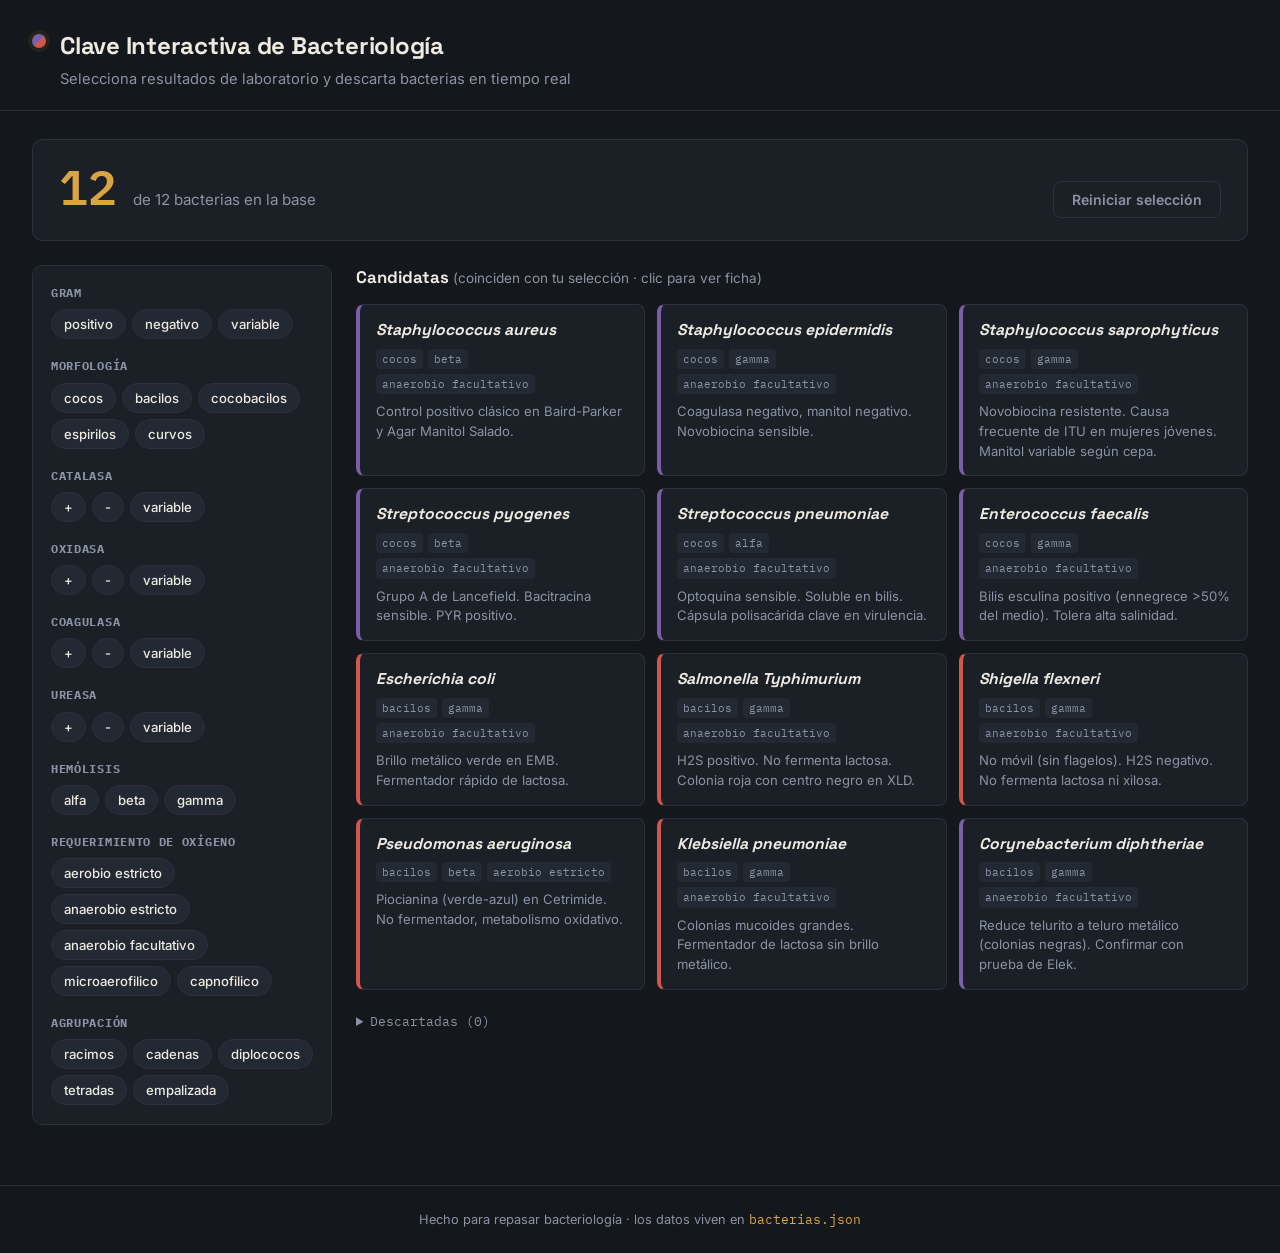
<file: index.html>
<!DOCTYPE html>
<html lang="es">
<head>
<meta charset="UTF-8">
<meta name="viewport" content="width=device-width, initial-scale=1.0">
<title>Clave Interactiva de Bacteriología</title>
<link rel="preconnect" href="https://fonts.googleapis.com">
<link rel="preconnect" href="https://fonts.gstatic.com" crossorigin>
<link href="https://fonts.googleapis.com/css2?family=Space+Grotesk:wght@500;600;700&family=Inter:wght@400;500;600&family=IBM+Plex+Mono:wght@400;500;600&display=swap" rel="stylesheet">
<link rel="stylesheet" href="style.css">
</head>
<body>

<header class="app-header">
  <div class="brand">
    <span class="brand-dot" aria-hidden="true"></span>
    <div>
      <h1>Clave Interactiva de Bacteriología</h1>
      <p class="subtitle">Selecciona resultados de laboratorio y descarta bacterias en tiempo real</p>
    </div>
  </div>
</header>

<main>
  <section id="view-consulta" class="view is-active">
    <div id="loadError" class="load-error" hidden>
      Este archivo se abrió directamente en el navegador. Usa GitHub Pages o un servidor local.
    </div>

    <div class="counter-hero" aria-live="polite">
      <span class="counter-number" id="counterNumber">—</span>
      <span class="counter-label" id="counterLabel">cargando base de datos…</span>
      <button id="btnReset" class="btn-ghost">Reiniciar selección</button>
    </div>

    <div class="consulta-grid">
      <aside class="filters-panel" id="filtersPanel" aria-label="Pruebas y resultados"></aside>
      <div class="results-panel">
        <h2 class="panel-title">Candidatas <span class="panel-title-sub">(coinciden con tu selección · clic para ver ficha)</span></h2>
        <div id="resultsGrid" class="results-grid"></div>

        <details class="discarded-wrap" id="discardedWrap">
          <summary>Descartadas <span id="discardedCount">(0)</span></summary>
          <div id="discardedGrid" class="results-grid results-grid--discarded"></div>
        </details>
      </div>
    </div>
  </section>
</main>

<div class="modal-overlay" id="bactModal" hidden>
  <div class="modal-card" role="dialog" aria-modal="true">
    <button class="modal-close" id="modalClose" aria-label="Cerrar">✕</button>
    <div id="modalBody"></div>
  </div>
</div>

<footer class="app-footer">
  <span>Hecho para repasar bacteriología · los datos viven en <code>bacterias.json</code></span>
</footer>

<script src="public.js"></script>
</body>
</html>
</file>
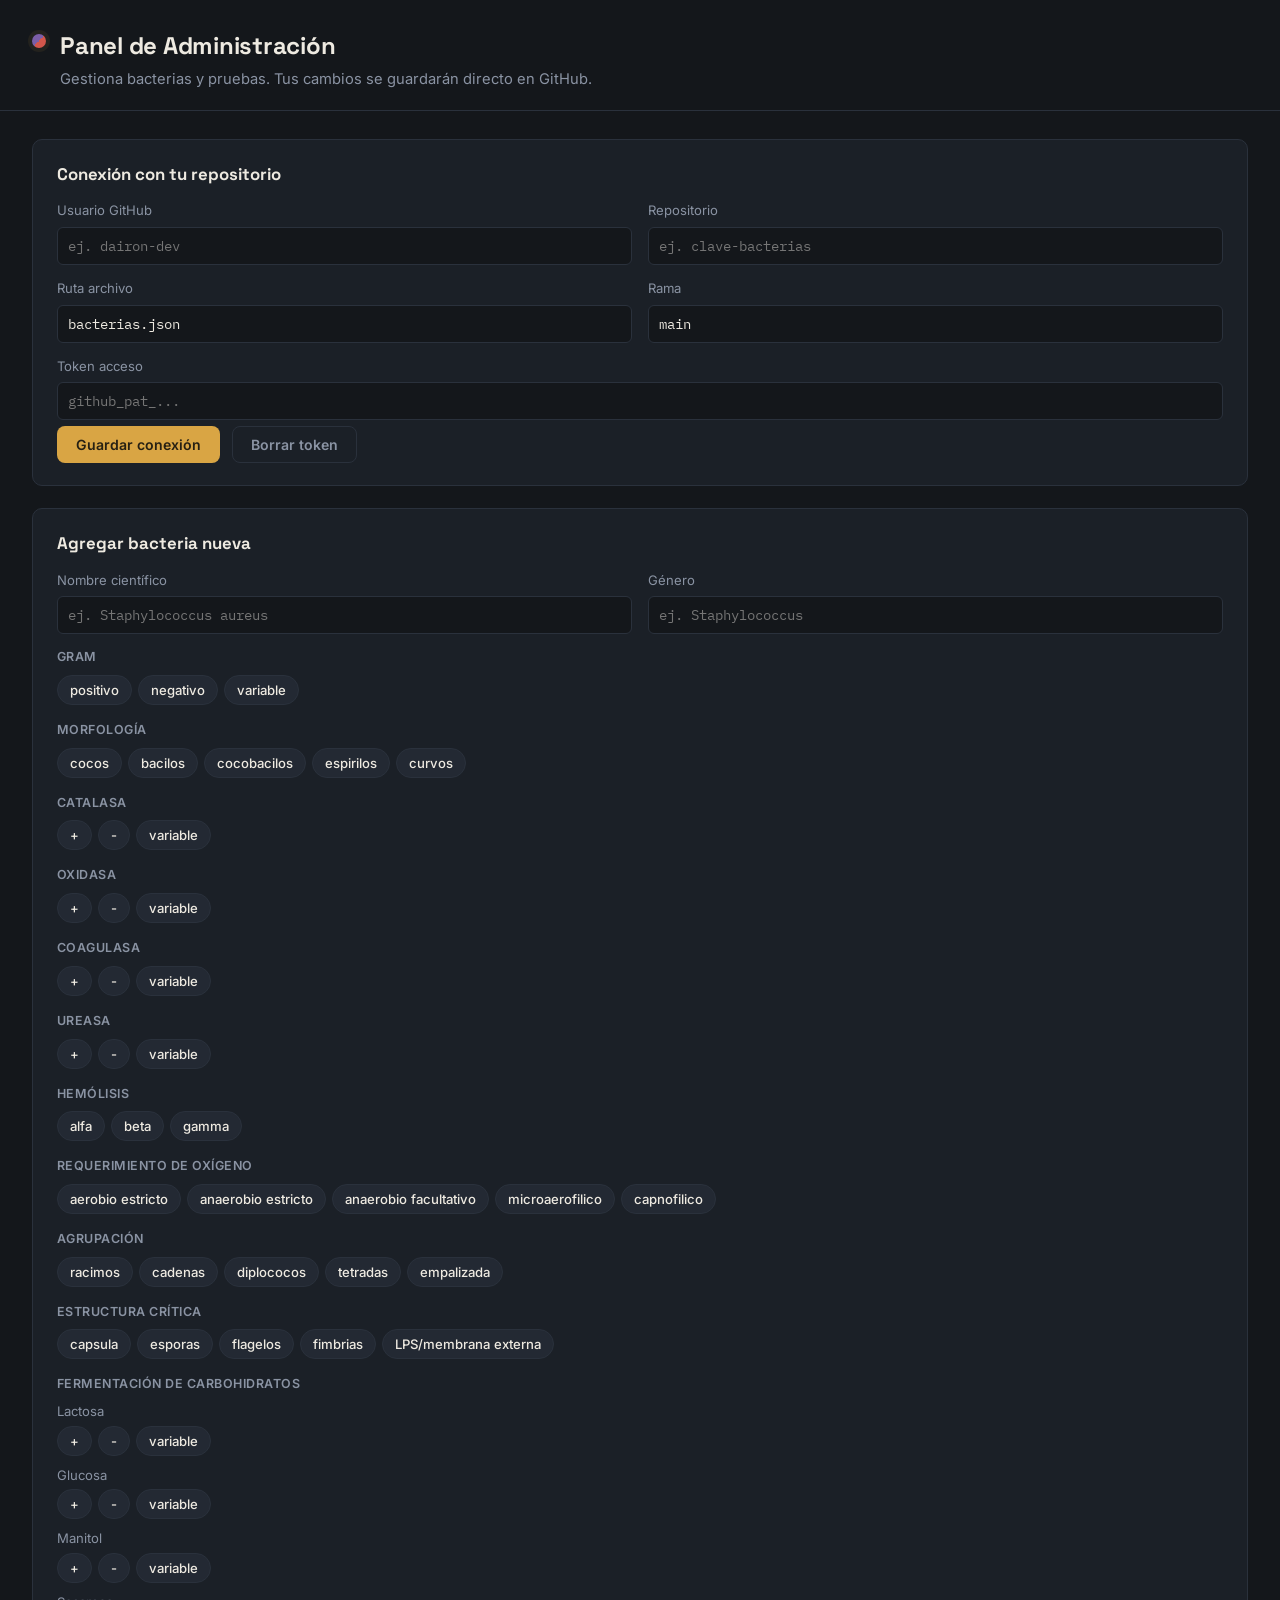
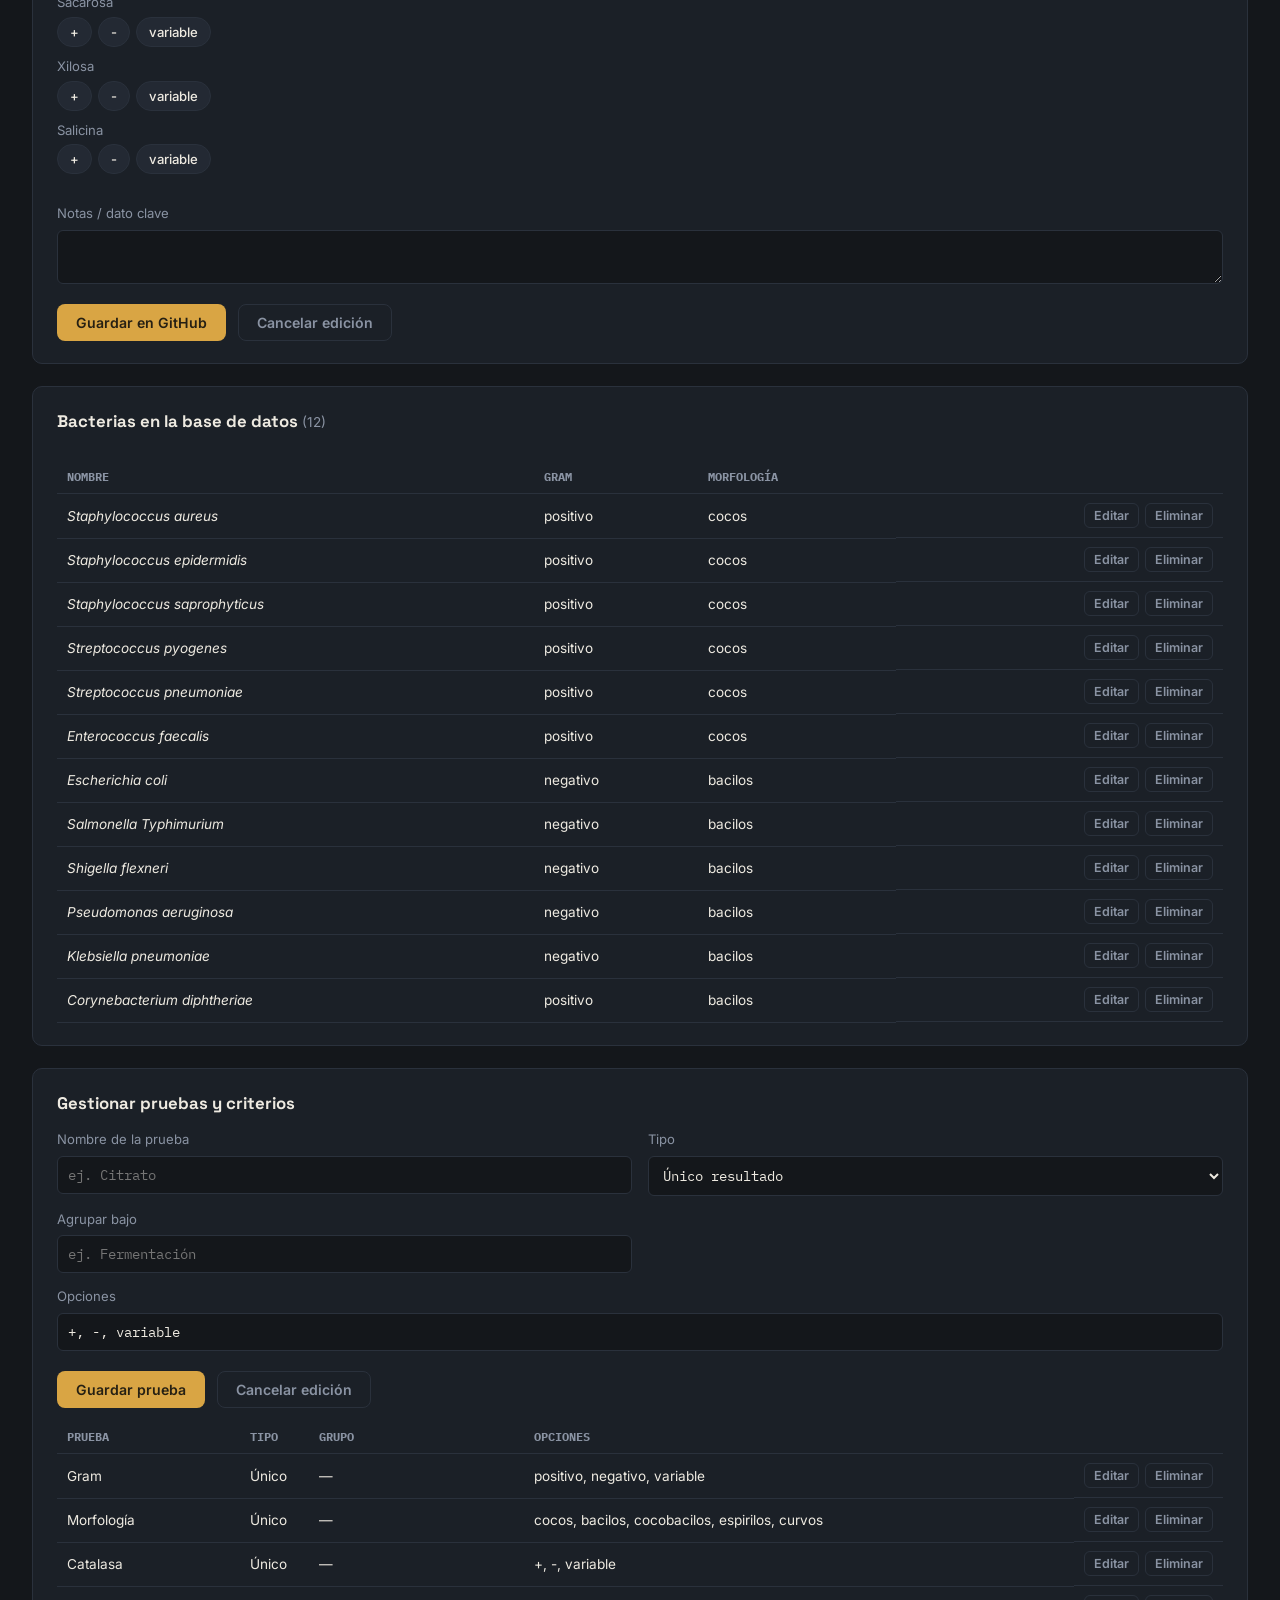
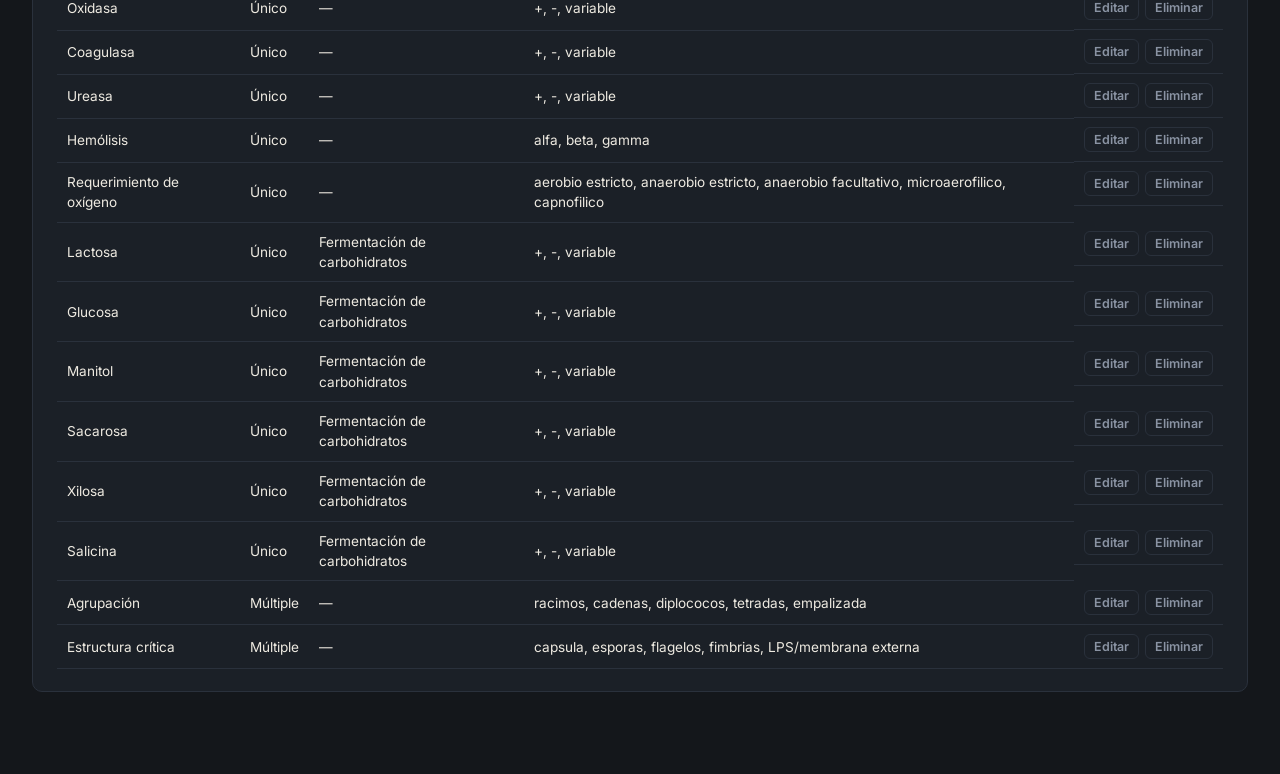
<file: admin.html>
<!DOCTYPE html>
<html lang="es">
<head>
<meta charset="UTF-8">
<meta name="viewport" content="width=device-width, initial-scale=1.0">
<title>Administración - Clave Interactiva</title>
<link href="https://fonts.googleapis.com/css2?family=Space+Grotesk:wght@500;600;700&family=Inter:wght@400;500;600&family=IBM+Plex+Mono:wght@400;500;600&display=swap" rel="stylesheet">
<link rel="stylesheet" href="style.css">
</head>
<body>

<header class="app-header">
  <div class="brand">
    <span class="brand-dot" aria-hidden="true"></span>
    <div>
      <h1>Panel de Administración</h1>
      <p class="subtitle">Gestiona bacterias y pruebas. Tus cambios se guardarán directo en GitHub.</p>
    </div>
  </div>
</header>

<main>
  <section id="view-admin" class="view is-active">
    
    <div class="card" id="configCard">
      <h2 class="panel-title">Conexión con tu repositorio</h2>
      <div class="config-grid">
        <label>Usuario GitHub <input type="text" id="cfgOwner" placeholder="ej. dairon-dev"></label>
        <label>Repositorio <input type="text" id="cfgRepo" placeholder="ej. clave-bacterias"></label>
        <label>Ruta archivo <input type="text" id="cfgPath" value="bacterias.json"></label>
        <label>Rama <input type="text" id="cfgBranch" value="main"></label>
        <label class="span-2">Token acceso <input type="password" id="cfgToken" placeholder="github_pat_..."></label>
      </div>
      <div class="config-actions">
        <button id="btnSaveConfig" class="btn-primary">Guardar conexión</button>
        <button id="btnClearConfig" class="btn-ghost">Borrar token</button>
        <span id="configStatus" class="status-text"></span>
      </div>
    </div>

    <div class="card" id="formCard">
      <h2 class="panel-title" id="formTitle">Agregar bacteria nueva</h2>
      <form id="bacteriaForm" class="bacteria-form">
        <input type="hidden" id="fId">
        <label>Nombre científico <input type="text" id="fNombre" required placeholder="ej. Staphylococcus aureus"></label>
        <label>Género <input type="text" id="fGenero" placeholder="ej. Staphylococcus"></label>
        <div id="dynamicFieldsContainer" class="span-2"></div>
        <label class="span-2">Notas / dato clave <textarea id="fNotas" rows="2"></textarea></label>
        <div class="form-actions span-2">
          <button type="submit" class="btn-primary" id="btnSaveBacteria">Guardar en GitHub</button>
          <button type="button" class="btn-ghost" id="btnCancelEdit">Cancelar edición</button>
          <span id="saveStatus" class="status-text"></span>
        </div>
      </form>
    </div>

    <div class="card">
      <h2 class="panel-title">Bacterias en la base de datos <span class="panel-title-sub" id="totalCount"></span></h2>
      <div class="table-wrap">
        <table class="admin-table" id="adminTable">
          <thead><tr><th>Nombre</th><th>Gram</th><th>Morfología</th><th></th></tr></thead>
          <tbody id="adminTableBody"></tbody>
        </table>
      </div>
    </div>

    <div class="card" id="esquemaCard">
      <h2 class="panel-title">Gestionar pruebas y criterios</h2>
      <form id="esquemaForm" class="bacteria-form">
        <input type="hidden" id="eKey">
        <label>Nombre de la prueba <input type="text" id="eLabel" required placeholder="ej. Citrato"></label>
        <label>Tipo <select id="eTipo"><option value="single">Único resultado</option><option value="multi">Selección múltiple</option></select></label>
        <label>Agrupar bajo <input type="text" id="eGrupo" placeholder="ej. Fermentación"></label>
        <label class="span-2">Opciones <input type="text" id="eOpciones" value="+, -, variable"></label>
        <div class="form-actions span-2">
          <button type="submit" class="btn-primary">Guardar prueba</button>
          <button type="button" class="btn-ghost" id="btnCancelEsquema">Cancelar edición</button>
          <span id="esquemaStatus" class="status-text"></span>
        </div>
      </form>
      <div class="table-wrap">
        <table class="admin-table" id="esquemaTable">
          <thead><tr><th>Prueba</th><th>Tipo</th><th>Grupo</th><th>Opciones</th><th></th></tr></thead>
          <tbody id="esquemaTableBody"></tbody>
        </table>
      </div>
    </div>

  </section>
</main>
<script src="admin.js"></script>
</body>
</html>
</file>
<file: style.css>
/* =========================================================
   SISTEMA DE DISEÑO
   Paleta inspirada en la tinción de Gram: violeta cristal
   (Gram+) y safranina (Gram-) como acentos estructurales.
   ========================================================= */
:root{
  --ink: #14171b;
  --panel: #1b2027;
  --panel-2: #232933;
  --line: #2a313c;
  --paper: #eeeae1;
  --muted: #8a93a3;

  --violet: #7b5ea7;      /* Gram positivo — cristal violeta */
  --violet-dim: #4b3c63;
  --safranin: #d3564b;    /* Gram negativo — safranina */
  --safranin-dim: #5a332f;
  --amber: #d9a544;       /* estados activos / contador */
  --amber-dim: #4a3d22;

  --font-display: 'Space Grotesk', sans-serif;
  --font-body: 'Inter', sans-serif;
  --font-mono: 'IBM Plex Mono', monospace;

  --radius: 10px;
}

*{ box-sizing: border-box; }
html{ scroll-behavior: smooth; }

body{
  margin:0;
  background: var(--ink);
  color: var(--paper);
  font-family: var(--font-body);
  line-height: 1.5;
  -webkit-font-smoothing: antialiased;
}

@media (prefers-reduced-motion: reduce){
  *{ animation-duration: 0.01ms !important; transition-duration: 0.01ms !important; }
}

a{ color: var(--amber); }

/* ---------- HEADER ---------- */
.app-header{
  display:flex;
  justify-content: space-between;
  align-items: flex-start;
  flex-wrap: wrap;
  gap: 16px;
  padding: 28px 32px 20px;
  border-bottom: 1px solid var(--line);
}
.brand{ display:flex; gap: 14px; align-items:flex-start; }
.brand-dot{
  width: 14px; height: 14px; border-radius: 50%;
  margin-top: 6px; flex-shrink:0;
  background: linear-gradient(135deg, var(--violet) 50%, var(--safranin) 50%);
  box-shadow: 0 0 0 4px rgba(217,165,68,0.08);
}
.app-header h1{
  font-family: var(--font-display);
  font-size: 1.5rem;
  margin: 0 0 4px;
  letter-spacing: -0.01em;
}
.subtitle{ margin:0; color: var(--muted); font-size: 0.92rem; }

.mode-toggle{ display:flex; gap:8px; }
.mode-btn{
  font-family: var(--font-body);
  font-weight: 600;
  font-size: 0.88rem;
  background: transparent;
  color: var(--muted);
  border: 1px solid var(--line);
  border-radius: 999px;
  padding: 9px 16px;
  cursor: pointer;
  transition: all .15s ease;
}
.mode-btn:hover{ color: var(--paper); border-color: var(--muted); }
.mode-btn.is-active{
  background: var(--paper);
  color: var(--ink);
  border-color: var(--paper);
}

main{ padding: 28px 32px 60px; max-width: 1280px; margin: 0 auto; }

.view{ display:none; }
.view.is-active{ display:block; animation: fadein .25s ease; }
@keyframes fadein{ from{opacity:0; transform: translateY(4px);} to{opacity:1; transform:none;} }

/* ---------- AVISO DE CARGA LOCAL ---------- */
.load-error{
  background: var(--safranin-dim);
  border: 1px solid var(--safranin);
  border-radius: var(--radius);
  padding: 14px 18px;
  font-size: 0.85rem;
  margin-bottom: 18px;
  color: var(--paper);
}
.load-error code{ font-family: var(--font-mono); background: rgba(0,0,0,0.25); padding: 1px 5px; border-radius: 4px; }

/* ---------- HERO / CONTADOR ---------- */
.counter-hero{
  display:flex;
  align-items: baseline;
  gap: 16px;
  flex-wrap: wrap;
  padding: 22px 26px;
  background: var(--panel);
  border: 1px solid var(--line);
  border-radius: var(--radius);
  margin-bottom: 24px;
}
.counter-number{
  font-family: var(--font-mono);
  font-size: 3rem;
  font-weight: 600;
  color: var(--amber);
  line-height: 1;
  transition: color .2s ease;
}
.counter-label{ color: var(--muted); font-size: 0.95rem; }
.counter-hero .btn-ghost{ margin-left: auto; }

/* ---------- LAYOUT CONSULTA ---------- */
.consulta-grid{
  display:grid;
  grid-template-columns: 300px 1fr;
  gap: 24px;
}
@media (max-width: 860px){
  .consulta-grid{ grid-template-columns: 1fr; }
}

.filters-panel{
  background: var(--panel);
  border: 1px solid var(--line);
  border-radius: var(--radius);
  padding: 18px;
  align-self: start;
  position: sticky;
  top: 20px;
  max-height: calc(100vh - 40px);
  overflow-y: auto;
}

.filter-group{ margin-bottom: 18px; }
.filter-group:last-child{ margin-bottom: 0; }
.filter-group > h3{
  font-family: var(--font-mono);
  font-size: 0.72rem;
  text-transform: uppercase;
  letter-spacing: 0.06em;
  color: var(--muted);
  margin: 0 0 8px;
}
.chip-row{ display:flex; flex-wrap:wrap; gap:6px; }
.chip{
  font-family: var(--font-body);
  font-size: 0.82rem;
  font-weight: 500;
  background: var(--panel-2);
  color: var(--paper);
  border: 1px solid var(--line);
  border-radius: 999px;
  padding: 6px 12px;
  cursor: pointer;
  transition: all .12s ease;
  user-select: none;
}
.chip:hover{ border-color: var(--muted); }
.chip.is-selected{
  background: var(--amber);
  color: #262013;
  border-color: var(--amber);
  font-weight: 600;
}

/* subcampos agrupados (ej. cada azúcar dentro de "Fermentación") */
.subfield{
  display:flex;
  align-items:center;
  justify-content: space-between;
  gap: 10px;
  padding: 6px 0;
  border-top: 1px dashed var(--line);
}
.subfield:first-of-type{ border-top: none; }
.subfield-label{ font-size: 0.82rem; color: var(--paper); flex-shrink:0; }
.subfield .chip-row{ justify-content:flex-end; }
.subfield .chip{ padding: 4px 10px; font-size: 0.76rem; }

/* ---------- RESULTADOS ---------- */
.panel-title{
  font-family: var(--font-display);
  font-size: 1.05rem;
  margin: 0 0 14px;
}
.panel-title-sub{
  font-family: var(--font-body);
  font-weight: 400;
  font-size: 0.85rem;
  color: var(--muted);
}

.results-grid{
  display:grid;
  grid-template-columns: repeat(auto-fill, minmax(230px, 1fr));
  gap: 12px;
}

.bact-card{
  background: var(--panel);
  border: 1px solid var(--line);
  border-left: 4px solid var(--muted);
  border-radius: 8px;
  padding: 14px 16px;
  transition: opacity .2s ease, transform .15s ease, border-color .15s ease;
  cursor: pointer;
}
.bact-card:hover{ border-color: var(--amber); transform: translateY(-2px); }
.bact-card.gram-positivo{ border-left-color: var(--violet); }
.bact-card.gram-negativo{ border-left-color: var(--safranin); }

.bact-card h4{
  font-family: var(--font-display);
  font-style: italic;
  font-size: 0.98rem;
  margin: 0 0 6px;
}
.bact-card .tag-row{ display:flex; flex-wrap:wrap; gap:5px; margin-bottom: 8px; }
.bact-card .tag{
  font-family: var(--font-mono);
  font-size: 0.68rem;
  color: var(--muted);
  background: var(--panel-2);
  border-radius: 4px;
  padding: 2px 6px;
}
.bact-card p{ margin:0; font-size: 0.82rem; color: var(--muted); }

.bact-card--discarded{
  opacity: 0.4;
  border-left-color: var(--line);
}
.bact-card--discarded h4{ text-decoration: line-through; }

.discarded-wrap{ margin-top: 22px; }
.discarded-wrap summary{
  cursor:pointer;
  color: var(--muted);
  font-family: var(--font-mono);
  font-size: 0.82rem;
  margin-bottom: 12px;
}
.results-grid--discarded{ margin-top: 12px; }

.empty-state{
  color: var(--muted);
  font-size: 0.9rem;
  padding: 24px;
  text-align:center;
  border: 1px dashed var(--line);
  border-radius: 8px;
}

/* ---------- BOTONES ---------- */
.btn-primary, .btn-ghost{
  font-family: var(--font-body);
  font-weight: 600;
  font-size: 0.88rem;
  border-radius: 8px;
  padding: 9px 18px;
  cursor: pointer;
  border: 1px solid transparent;
  transition: all .15s ease;
}
.btn-primary{ background: var(--amber); color: #262013; }
.btn-primary:hover{ filter: brightness(1.08); }
.btn-ghost{ background: transparent; color: var(--muted); border-color: var(--line); }
.btn-ghost:hover{ color: var(--paper); border-color: var(--muted); }

button:focus-visible, input:focus-visible, textarea:focus-visible, select:focus-visible, .chip:focus-visible{
  outline: 2px solid var(--amber);
  outline-offset: 2px;
}

/* ---------- ADMIN ---------- */
.card{
  background: var(--panel);
  border: 1px solid var(--line);
  border-radius: var(--radius);
  padding: 22px 24px;
  margin-bottom: 22px;
}
.hint{ color: var(--muted); font-size: 0.85rem; margin-top: -4px; }

.config-grid, .bacteria-form{
  display:grid;
  grid-template-columns: 1fr 1fr;
  gap: 14px 16px;
}
.span-2{ grid-column: 1 / -1; }

label{ font-size: 0.82rem; color: var(--muted); display:flex; flex-direction:column; gap:6px; }
input[type="text"], input[type="password"], textarea, select{
  font-family: var(--font-mono);
  font-size: 0.88rem;
  background: var(--ink);
  border: 1px solid var(--line);
  border-radius: 6px;
  padding: 9px 10px;
  color: var(--paper);
}
textarea{ font-family: var(--font-body); resize: vertical; }

.config-actions, .form-actions{
  display:flex; align-items:center; gap: 12px; margin-top: 6px; flex-wrap: wrap;
}
.status-text{ font-size: 0.82rem; color: var(--muted); }
.status-text.ok{ color: #8bc48a; }
.status-text.err{ color: var(--safranin); }

.dynamic-field-group{ margin-bottom: 16px; }
.dynamic-field-group > h3{
  font-size: 0.78rem; text-transform: uppercase; letter-spacing: 0.04em;
  color: var(--muted); margin: 0 0 8px; font-weight: 600;
}
.dynamic-field-row{ margin-bottom: 10px; }
.dynamic-field-row:last-child{ margin-bottom: 0; }
.dynamic-field-row > label-text, .field-label{
  display:block; font-size: 0.82rem; color: var(--muted); margin-bottom: 4px;
}

.table-wrap{ overflow-x:auto; }
.admin-table{ width:100%; border-collapse: collapse; font-size: 0.85rem; margin-top: 12px;}
.admin-table th{
  text-align:left; font-family: var(--font-mono); font-size: 0.72rem;
  text-transform: uppercase; color: var(--muted); padding: 8px 10px;
  border-bottom: 1px solid var(--line);
}
.admin-table td{ padding: 9px 10px; border-bottom: 1px solid var(--line); }
.admin-table tr:hover td{ background: var(--panel-2); }
.admin-table .row-actions{ display:flex; gap:6px; justify-content:flex-end; }
.admin-table button{
  font-family: var(--font-body); font-size: 0.78rem; font-weight:600;
  background:none; border:1px solid var(--line); color: var(--muted);
  border-radius: 6px; padding: 4px 9px; cursor:pointer;
}
.admin-table button:hover{ color: var(--paper); }

@media (max-width: 640px){
  .app-header, main{ padding-left: 18px; padding-right: 18px; }
  .config-grid, .bacteria-form{ grid-template-columns: 1fr; }
}

/* ---------- MODAL / FICHA FLOTANTE ---------- */
.modal-overlay{
  position: fixed; inset: 0;
  background: rgba(10,12,15,0.72);
  display:flex; align-items:center; justify-content:center;
  padding: 24px; z-index: 100;
}
.modal-overlay[hidden]{ display:none; }
.modal-card{
  background: var(--panel);
  border: 1px solid var(--line);
  border-radius: 14px;
  max-width: 560px; width: 100%;
  max-height: 85vh; overflow-y: auto;
  padding: 28px 30px;
  position: relative;
  animation: modalIn .18s ease;
}
@keyframes modalIn{ from{ opacity:0; transform: translateY(10px) scale(0.98);} to{opacity:1; transform:none;} }
.modal-close{
  position: absolute; top: 16px; right: 16px;
  background: var(--panel-2); border: 1px solid var(--line); color: var(--muted);
  width: 30px; height: 30px; border-radius: 50%; cursor:pointer; font-size: 0.9rem;
}
.modal-close:hover{ color: var(--paper); }
.modal-card h2{
  font-family: var(--font-display); font-style: italic; margin: 0 0 4px; padding-right: 30px;
}
.modal-card .modal-genero{ color: var(--muted); font-size: 0.85rem; margin-bottom: 18px; }
.modal-section{ margin-bottom: 16px; }
.modal-section h4{
  font-family: var(--font-mono); font-size: 0.7rem; text-transform: uppercase;
  letter-spacing: 0.06em; color: var(--muted); margin: 0 0 8px;
}
.modal-result-grid{ display:grid; grid-template-columns: 1fr 1fr; gap: 6px 14px; }
.modal-result{ display:flex; justify-content:space-between; font-size: 0.85rem; border-bottom: 1px dashed var(--line); padding-bottom: 3px;}
.modal-result span:first-child{ color: var(--muted); }
.modal-result span:last-child{ font-family: var(--font-mono); font-weight: 600; }
.modal-notes{ font-size: 0.88rem; color: var(--paper); background: var(--panel-2); border-radius: 8px; padding: 12px 14px; line-height: 1.5; }

/* ---------- FOOTER ---------- */
.app-footer{
  text-align:center; color: var(--muted); font-size: 0.8rem;
  padding: 24px; border-top: 1px solid var(--line);
}
.app-footer code{ font-family: var(--font-mono); color: var(--amber); }
</file>
